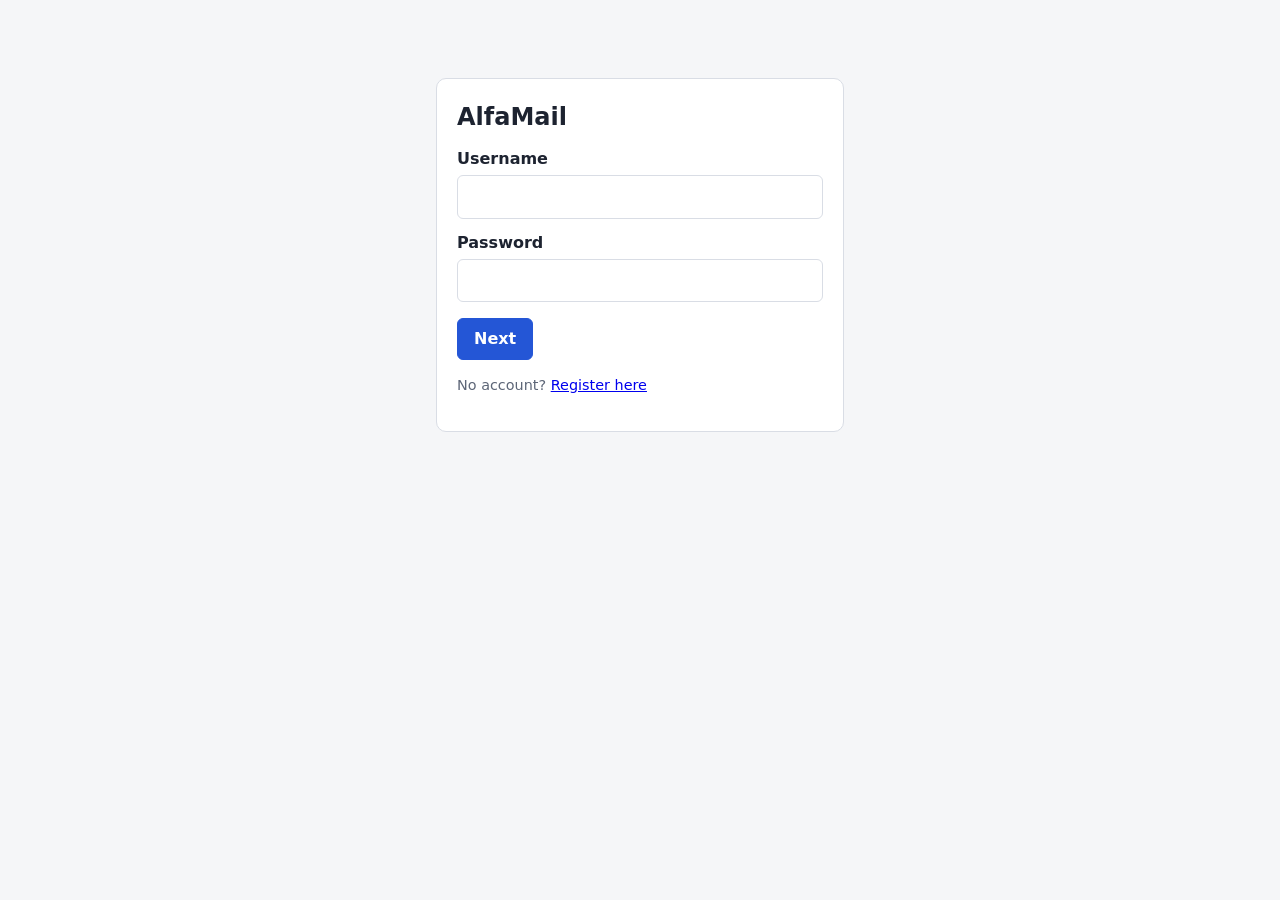
<file: frontend/index.html>
<!DOCTYPE html>
<html lang="en">
<head>
  <meta charset="UTF-8">
  <meta name="viewport" content="width=device-width, initial-scale=1">
  <meta name="referrer" content="no-referrer">
  <title>AlfaMail - Sign in</title>
  <link rel="stylesheet" href="css/style.css">
</head>
<body>
<main class="narrow">
  <div class="card">
    <h1>AlfaMail</h1>

    <form id="login-form" autocomplete="on">
      <label for="username">Username</label>
      <input type="text" id="username" name="username" autocomplete="username" maxlength="32" required>
      <label for="password">Password</label>
      <input type="password" id="password" name="password" autocomplete="current-password" maxlength="256" required>
      <button type="submit" class="primary" id="login-btn">Next</button>
      <p class="muted">No account? <a href="register.html">Register here</a></p>
    </form>

    <form id="twofa-form" hidden>
      <h2>Two-factor authentication</h2>
      <p class="muted">Enter the 6-digit code from your authenticator app.</p>
      <label for="twofa-code">Code</label>
      <input type="text" id="twofa-code" inputmode="numeric" autocomplete="one-time-code" pattern="[0-9]{6}" maxlength="6" required>
      <button type="submit" class="primary" id="twofa-btn">Verify and sign in</button>
    </form>

    <p id="status" class="status" role="status" hidden></p>
    <p id="error" class="error" role="alert" hidden></p>
  </div>
</main>
<script type="module" src="js/login.js"></script>
</body>
</html>
</file>
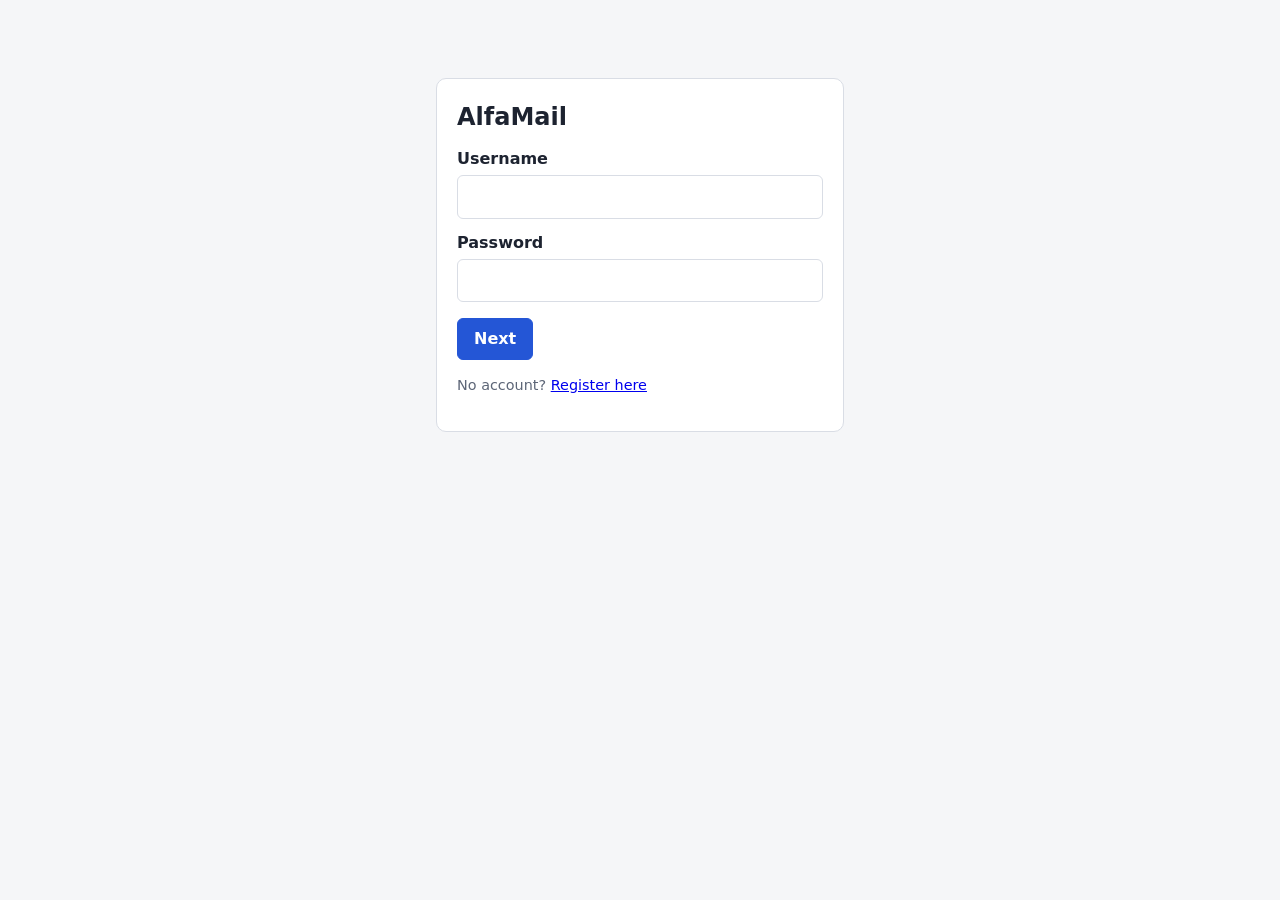
<file: frontend/messages.html>
<!DOCTYPE html>
<html lang="en">
<head>
  <meta charset="UTF-8">
  <meta name="viewport" content="width=device-width, initial-scale=1">
  <meta name="referrer" content="no-referrer">
  <title>AlfaMail - Inbox</title>
  <link rel="stylesheet" href="css/style.css">
</head>
<body>
<main>
  <div class="row">
    <h1>Secure inbox</h1>
    <div><strong id="whoami"></strong> <button type="button" id="logout-btn">Log out</button></div>
  </div>

  <section class="card" aria-labelledby="compose-h">
    <h2 id="compose-h">New message</h2>
    <form id="compose-form">
      <label for="recipients">To (usernames, separated by commas or spaces; max 10)</label>
      <input type="text" id="recipients" autocomplete="off" required>
      <label for="body">Message</label>
      <textarea id="body" rows="5" maxlength="20000" required></textarea>
      <label for="files">Attachments (max 5 files, 2 MB each, 3 MB total)</label>
      <input type="file" id="files" multiple>
      <button type="submit" class="primary" id="send-btn">Encrypt and send</button>
      <span id="send-status" class="status" role="status"></span>
    </form>
  </section>

  <section aria-labelledby="inbox-h">
    <div class="row">
      <h2 id="inbox-h">My messages</h2>
      <button type="button" id="refresh-btn">Refresh</button>
    </div>
    <p id="inbox-status" class="status" role="status"></p>
    <div id="inbox"></div>
  </section>

  <section class="card" aria-labelledby="activity-h">
    <h2 id="activity-h">Recent account activity</h2>
    <p class="muted">Sign-ins and failed attempts on your account. If you see an IP address you do not recognise, someone else may know your password.</p>
    <table class="activity"><tbody id="activity"></tbody></table>
  </section>
</main>
<script type="module" src="js/inbox.js"></script>
</body>
</html>
</file>
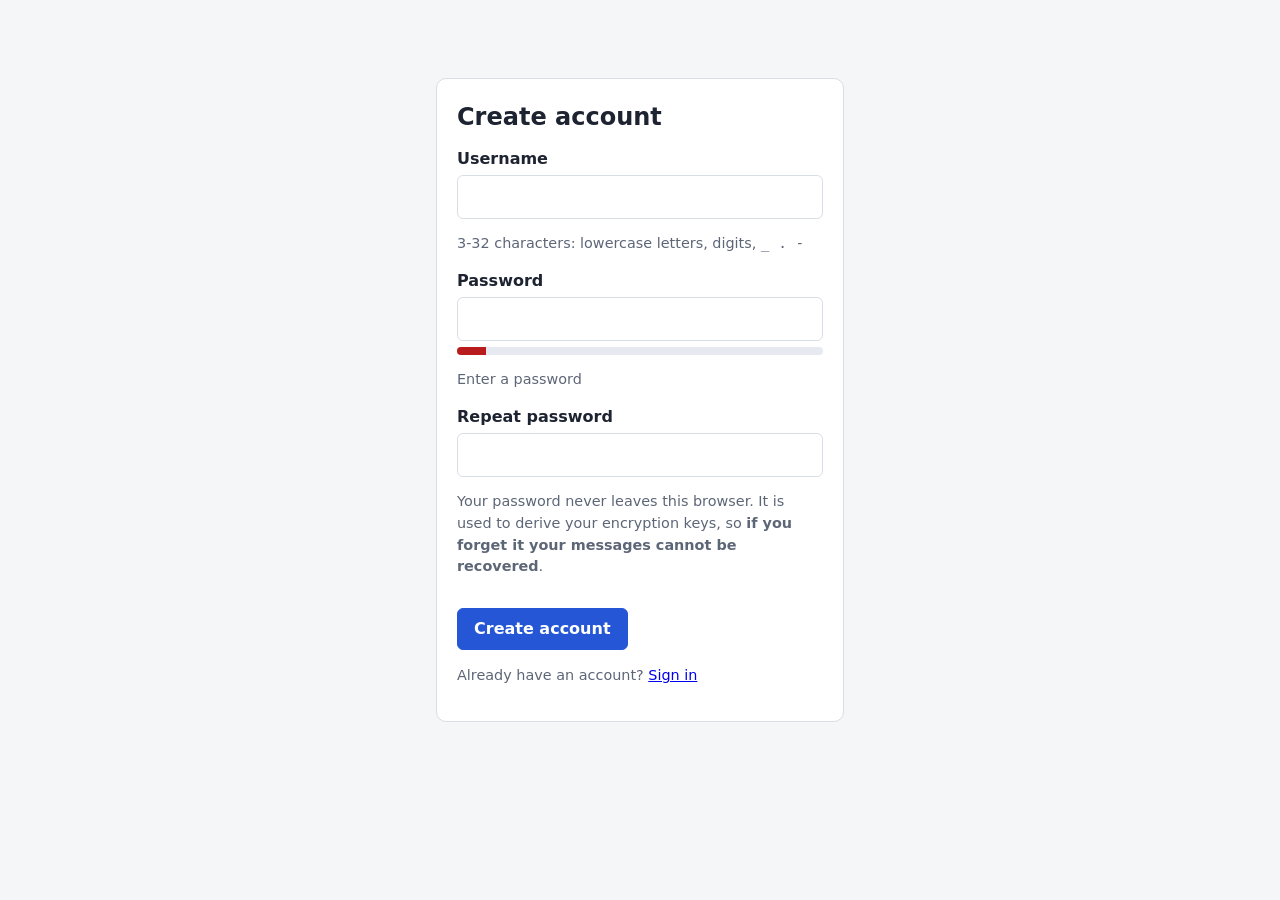
<file: frontend/register.html>
<!DOCTYPE html>
<html lang="en">
<head>
  <meta charset="UTF-8">
  <meta name="viewport" content="width=device-width, initial-scale=1">
  <meta name="referrer" content="no-referrer">
  <title>AlfaMail - Create account</title>
  <link rel="stylesheet" href="css/style.css">
</head>
<body>
<main class="narrow">
  <div class="card">
    <h1>Create account</h1>

    <form id="register-form" autocomplete="on">
      <label for="reg-username">Username</label>
      <input type="text" id="reg-username" name="username" autocomplete="username" maxlength="32" required>
      <p class="muted">3-32 characters: lowercase letters, digits, <code>_ . -</code></p>

      <label for="reg-password">Password</label>
      <input type="password" id="reg-password" name="password" autocomplete="new-password" maxlength="256" required>
      <div id="meter" class="meter s0" aria-hidden="true"><span></span></div>
      <p id="strength-label" class="muted" role="status">Enter a password</p>
      <ul id="issues" class="issues"></ul>

      <label for="reg-password2">Repeat password</label>
      <input type="password" id="reg-password2" autocomplete="new-password" maxlength="256" required>

      <p class="muted">Your password never leaves this browser. It is used to derive your encryption keys, so
        <strong>if you forget it your messages cannot be recovered</strong>.</p>
      <button type="submit" class="primary" id="register-btn">Create account</button>
      <p class="muted">Already have an account? <a href="index.html">Sign in</a></p>
    </form>

    <form id="setup-form" hidden>
      <h2>Set up your authenticator</h2>
      <p>Scan this QR code with an authenticator app (Google Authenticator, Aegis, ...):</p>
      <div id="qrcode"></div>
      <p class="muted">Or enter this key manually:</p>
      <code id="secret" class="secret"></code>
      <label for="setup-code">Enter the 6-digit code shown by the app</label>
      <input type="text" id="setup-code" inputmode="numeric" autocomplete="one-time-code" pattern="[0-9]{6}" maxlength="6" required>
      <button type="submit" class="primary" id="setup-btn">Activate account</button>
    </form>

    <p id="status" class="status" role="status" hidden></p>
    <p id="error" class="error" role="alert" hidden></p>
  </div>
</main>
<script src="vendor/qrcode.min.js"></script>
<script type="module" src="js/register.js"></script>
</body>
</html>
</file>
<file: frontend/css/style.css>
:root {
  --bg: #f5f6f8; --card: #fff; --text: #1d2330; --muted: #5d6677; --border: #d9dde5;
  --accent: #2456d6; --ok: #15803d; --bad: #b91c1c; --warn: #b45309;
}
* { box-sizing: border-box; }
[hidden] { display: none !important; }
body { margin: 0; font: 16px/1.5 system-ui, -apple-system, "Segoe UI", sans-serif; background: var(--bg); color: var(--text); }
main { max-width: 760px; margin: 0 auto; padding: 1.5rem 1rem 4rem; }
main.narrow { max-width: 440px; margin-top: 6vh; }
.card { background: var(--card); border: 1px solid var(--border); border-radius: 10px; padding: 1.25rem; margin-bottom: 1rem; }
h1 { margin: 0 0 .75rem; font-size: 1.5rem; }
h2 { margin: 0 0 .75rem; font-size: 1.15rem; }
label { display: block; font-weight: 600; margin: .75rem 0 .25rem; }
input[type=text], input[type=password], textarea { width: 100%; padding: .55rem .7rem; border: 1px solid var(--border); border-radius: 6px; font: inherit; }
input:focus-visible, textarea:focus-visible, button:focus-visible, a:focus-visible { outline: 3px solid #9db8ff; outline-offset: 1px; }
textarea { resize: vertical; }
button { font: inherit; padding: .5rem 1rem; border-radius: 6px; border: 1px solid var(--border); background: #eef0f4; cursor: pointer; }
button.primary { background: var(--accent); border-color: var(--accent); color: #fff; font-weight: 600; margin-top: 1rem; }
button.danger { color: var(--bad); }
button:disabled { opacity: .55; cursor: not-allowed; }
.row { display: flex; gap: .75rem; align-items: center; justify-content: space-between; flex-wrap: wrap; }
.muted { color: var(--muted); font-size: .9rem; }
.error { color: var(--bad); font-weight: 600; }
.status { color: var(--muted); }
.meter { height: 8px; background: #e6e9ef; border-radius: 4px; overflow: hidden; margin-top: .4rem; }
.meter > span { display: block; height: 100%; width: 0; transition: width .2s, background .2s; }
.s0 > span { width: 8%; background: #b91c1c; } .s1 > span { width: 28%; background: #dc6803; }
.s2 > span { width: 50%; background: #ca8a04; } .s3 > span { width: 76%; background: #65a30d; }
.s4 > span { width: 100%; background: #15803d; }
ul.issues { margin: .4rem 0 0; padding-left: 1.2rem; color: var(--warn); font-size: .9rem; }
#qrcode { background: #fff; padding: 10px; width: fit-content; border: 1px solid var(--border); margin: 1rem 0; }
code.secret { display: block; background: #eef0f4; padding: .6rem; border-radius: 6px; word-break: break-all; }
.msg { border: 1px solid var(--border); border-radius: 8px; padding: .9rem; margin-bottom: .75rem; background: var(--card); }
.msg.unread { border-left: 4px solid var(--accent); }
.msg.read { opacity: .75; }
.msg .body { white-space: pre-wrap; word-break: break-word; margin: .6rem 0; }
.badge { font-weight: 700; font-size: .85rem; }
.badge.ok { color: var(--ok); } .badge.bad { color: var(--bad); }
.banner { background: #fef2f2; border: 1px solid #fecaca; color: var(--bad); padding: .5rem .7rem; border-radius: 6px; margin: .5rem 0; font-size: .9rem; }
.attachments { margin: .5rem 0; padding: .5rem .7rem; background: #f1f5ff; border-radius: 6px; }
.actions { display: flex; gap: .5rem; margin-top: .5rem; }
.fp { font-family: ui-monospace, Menlo, monospace; font-size: .8rem; }
table.activity { width: 100%; border-collapse: collapse; font-size: .9rem; }
table.activity td { padding: .25rem .4rem; border-bottom: 1px solid var(--border); }
</file>
